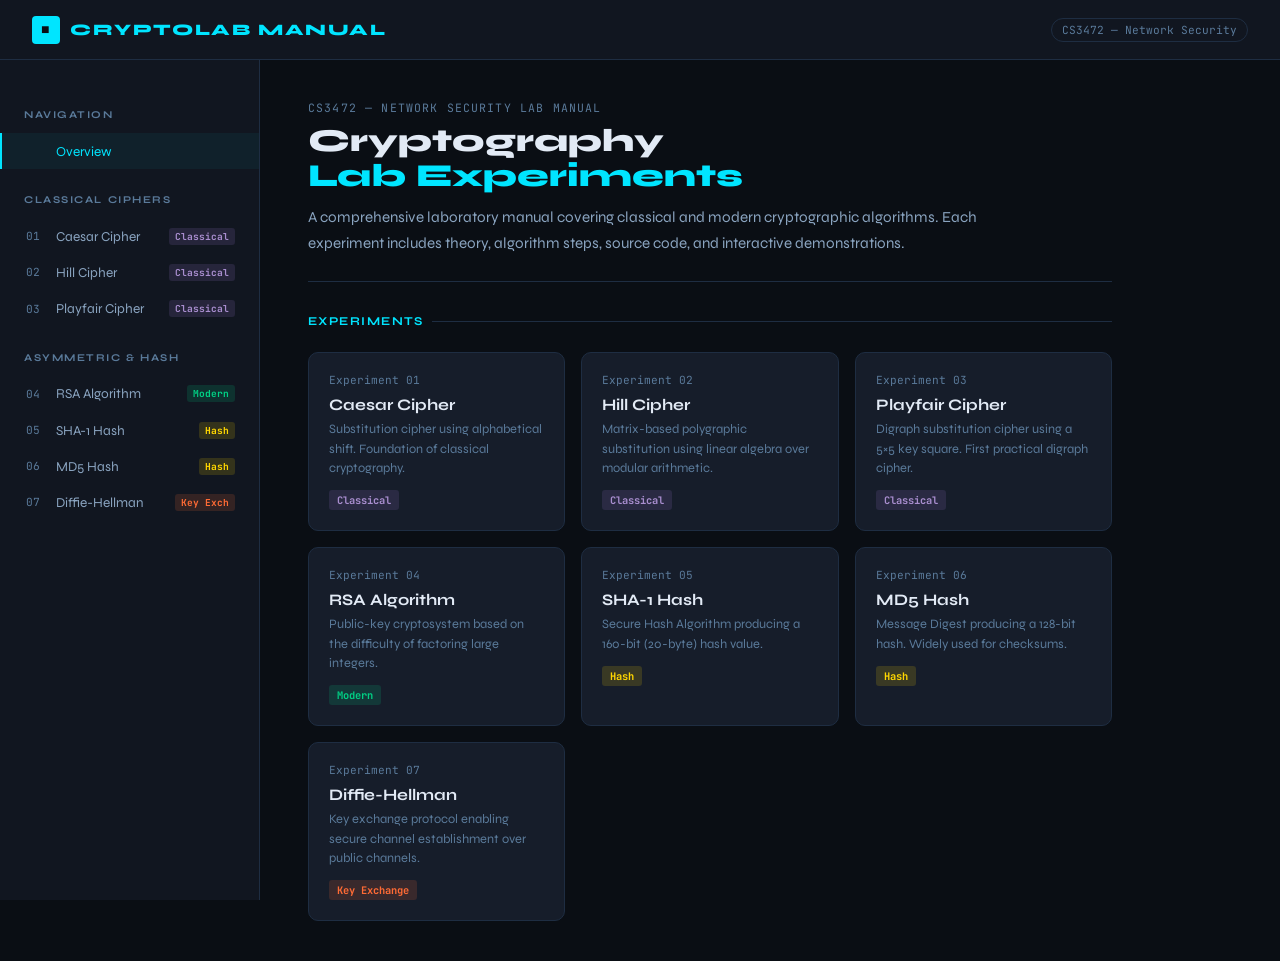
<file: crypto_lab_manual.html>
<!DOCTYPE html>
<html lang="en">
<head>
<meta charset="UTF-8">
<meta name="viewport" content="width=device-width, initial-scale=1.0">
<title>Cryptography Lab Manual</title>
<link href="https://fonts.googleapis.com/css2?family=JetBrains+Mono:wght@400;500;700&family=Syne:wght@400;600;700;800&display=swap" rel="stylesheet">
<style>
  :root {
    --bg: #0a0e14;
    --bg2: #111620;
    --bg3: #161d2a;
    --border: #1e2d42;
    --accent: #00e5ff;
    --accent2: #7b5ea7;
    --accent3: #ff6b35;
    --text: #e2eaf5;
    --muted: #5a7a9a;
    --green: #00d084;
    --yellow: #ffd700;
    --mono: 'JetBrains Mono', monospace;
    --sans: 'Syne', sans-serif;
  }
  * { box-sizing: border-box; margin: 0; padding: 0; }
  body {
    background: var(--bg);
    color: var(--text);
    font-family: var(--sans);
    min-height: 100vh;
  }

  /* HEADER */
  header {
    background: var(--bg2);
    border-bottom: 1px solid var(--border);
    padding: 0 2rem;
    position: sticky;
    top: 0;
    z-index: 100;
    display: flex;
    align-items: center;
    justify-content: space-between;
    height: 60px;
  }
  .logo {
    font-size: 1rem;
    font-weight: 800;
    letter-spacing: 0.1em;
    color: var(--accent);
    text-transform: uppercase;
    display: flex;
    align-items: center;
    gap: 10px;
  }
  .logo-icon {
    width: 28px; height: 28px;
    background: var(--accent);
    border-radius: 4px;
    display: flex;
    align-items: center;
    justify-content: center;
    color: var(--bg);
    font-size: 14px;
    font-weight: 800;
  }
  .header-badge {
    font-family: var(--mono);
    font-size: 0.7rem;
    color: var(--muted);
    border: 1px solid var(--border);
    padding: 4px 10px;
    border-radius: 20px;
  }

  /* LAYOUT */
  .layout {
    display: grid;
    grid-template-columns: 260px 1fr;
    min-height: calc(100vh - 60px);
  }

  /* SIDEBAR */
  .sidebar {
    background: var(--bg2);
    border-right: 1px solid var(--border);
    padding: 1.5rem 0;
    position: sticky;
    top: 60px;
    height: calc(100vh - 60px);
    overflow-y: auto;
  }
  .sidebar-section {
    padding: 0.5rem 1.5rem;
    font-size: 0.65rem;
    font-weight: 700;
    letter-spacing: 0.15em;
    color: var(--muted);
    text-transform: uppercase;
    margin-top: 1rem;
    margin-bottom: 0.25rem;
  }
  .nav-item {
    display: flex;
    align-items: center;
    gap: 10px;
    padding: 0.6rem 1.5rem;
    cursor: pointer;
    font-size: 0.85rem;
    color: #8aa4c0;
    border-left: 2px solid transparent;
    transition: all 0.15s;
  }
  .nav-item:hover { background: var(--bg3); color: var(--text); }
  .nav-item.active { border-left-color: var(--accent); color: var(--accent); background: rgba(0,229,255,0.05); }
  .nav-num {
    font-family: var(--mono);
    font-size: 0.7rem;
    color: var(--muted);
    width: 20px;
  }
  .nav-tag {
    margin-left: auto;
    font-size: 0.6rem;
    padding: 2px 6px;
    border-radius: 3px;
    font-family: var(--mono);
    font-weight: 700;
  }
  .tag-classical { background: rgba(123,94,167,0.2); color: #a98ecf; }
  .tag-modern { background: rgba(0,208,132,0.15); color: var(--green); }
  .tag-hash { background: rgba(255,215,0,0.15); color: var(--yellow); }
  .tag-key { background: rgba(255,107,53,0.15); color: var(--accent3); }

  /* MAIN CONTENT */
  main {
    padding: 2.5rem 3rem;
    max-width: 900px;
  }

  /* EXPERIMENT SECTION */
  .experiment { display: none; }
  .experiment.visible { display: block; }

  /* EXPERIMENT HEADER */
  .exp-header {
    margin-bottom: 2rem;
    padding-bottom: 1.5rem;
    border-bottom: 1px solid var(--border);
  }
  .exp-label {
    font-family: var(--mono);
    font-size: 0.72rem;
    color: var(--muted);
    letter-spacing: 0.1em;
    text-transform: uppercase;
    margin-bottom: 0.5rem;
  }
  .exp-title {
    font-size: 2rem;
    font-weight: 800;
    line-height: 1.1;
    margin-bottom: 0.75rem;
  }
  .exp-title span { color: var(--accent); }
  .exp-desc {
    font-size: 0.95rem;
    color: #8aa4c0;
    line-height: 1.7;
    max-width: 680px;
  }
  .exp-tags {
    display: flex;
    gap: 8px;
    margin-top: 1rem;
    flex-wrap: wrap;
  }
  .etag {
    font-family: var(--mono);
    font-size: 0.68rem;
    padding: 4px 10px;
    border-radius: 3px;
    border: 1px solid var(--border);
    color: var(--muted);
  }

  /* SECTION BLOCKS */
  .section-block {
    margin-bottom: 2rem;
  }
  .section-title {
    font-size: 0.75rem;
    font-weight: 700;
    letter-spacing: 0.12em;
    text-transform: uppercase;
    color: var(--accent);
    margin-bottom: 0.75rem;
    display: flex;
    align-items: center;
    gap: 8px;
  }
  .section-title::after {
    content: '';
    flex: 1;
    height: 1px;
    background: var(--border);
  }

  /* INFO BLOCKS */
  .info-grid { display: grid; grid-template-columns: 1fr 1fr; gap: 1rem; }
  .info-card {
    background: var(--bg3);
    border: 1px solid var(--border);
    border-radius: 8px;
    padding: 1rem 1.25rem;
  }
  .info-card-label {
    font-size: 0.68rem;
    font-weight: 700;
    letter-spacing: 0.1em;
    text-transform: uppercase;
    color: var(--muted);
    margin-bottom: 0.4rem;
  }
  .info-card-value {
    font-size: 0.9rem;
    color: var(--text);
    line-height: 1.5;
  }

  /* OBJECTIVE LIST */
  .obj-list { list-style: none; }
  .obj-list li {
    padding: 0.5rem 0;
    font-size: 0.9rem;
    color: #8aa4c0;
    display: flex;
    align-items: flex-start;
    gap: 10px;
    border-bottom: 1px solid rgba(30,45,66,0.5);
  }
  .obj-list li:last-child { border-bottom: none; }
  .obj-dot {
    width: 6px; height: 6px;
    border-radius: 50%;
    background: var(--accent);
    margin-top: 7px;
    flex-shrink: 0;
  }

  /* ALGORITHM STEPS */
  .algo-steps { list-style: none; counter-reset: step; }
  .algo-steps li {
    counter-increment: step;
    padding: 0.75rem 0 0.75rem 2.5rem;
    position: relative;
    font-size: 0.88rem;
    color: #8aa4c0;
    border-left: 1px solid var(--border);
    margin-left: 1rem;
    line-height: 1.6;
  }
  .algo-steps li::before {
    content: counter(step);
    position: absolute;
    left: -14px;
    top: 0.75rem;
    width: 26px; height: 26px;
    background: var(--bg3);
    border: 1px solid var(--border);
    border-radius: 50%;
    display: flex;
    align-items: center;
    justify-content: center;
    font-family: var(--mono);
    font-size: 0.7rem;
    color: var(--accent);
  }

  /* CODE BLOCK */
  .code-block {
    background: #07090d;
    border: 1px solid var(--border);
    border-radius: 8px;
    overflow: hidden;
  }
  .code-header {
    background: var(--bg3);
    padding: 0.6rem 1rem;
    display: flex;
    align-items: center;
    justify-content: space-between;
    border-bottom: 1px solid var(--border);
  }
  .code-lang {
    font-family: var(--mono);
    font-size: 0.7rem;
    color: var(--muted);
    text-transform: uppercase;
    letter-spacing: 0.1em;
  }
  .code-dots { display: flex; gap: 6px; }
  .code-dot {
    width: 10px; height: 10px;
    border-radius: 50%;
  }
  pre {
    padding: 1.25rem;
    font-family: var(--mono);
    font-size: 0.78rem;
    line-height: 1.7;
    overflow-x: auto;
    color: #c9d9eb;
  }
  .kw { color: #7b5ea7; }
  .fn { color: #00e5ff; }
  .str { color: #00d084; }
  .cm { color: #3a5470; font-style: italic; }
  .num { color: #ffd700; }
  .op { color: #ff6b35; }

  /* INTERACTIVE PANEL */
  .interact-panel {
    background: var(--bg3);
    border: 1px solid var(--border);
    border-radius: 10px;
    overflow: hidden;
  }
  .interact-header {
    background: var(--bg2);
    padding: 0.8rem 1.25rem;
    border-bottom: 1px solid var(--border);
    font-size: 0.75rem;
    font-weight: 700;
    letter-spacing: 0.1em;
    text-transform: uppercase;
    color: var(--muted);
  }
  .interact-body { padding: 1.25rem; }
  .input-row {
    display: flex;
    gap: 10px;
    margin-bottom: 1rem;
    flex-wrap: wrap;
  }
  .field {
    display: flex;
    flex-direction: column;
    gap: 5px;
    flex: 1;
    min-width: 140px;
  }
  label {
    font-size: 0.7rem;
    font-weight: 700;
    letter-spacing: 0.08em;
    text-transform: uppercase;
    color: var(--muted);
  }
  input[type="text"], input[type="number"], textarea {
    background: var(--bg2);
    border: 1px solid var(--border);
    border-radius: 6px;
    padding: 0.5rem 0.75rem;
    font-family: var(--mono);
    font-size: 0.82rem;
    color: var(--text);
    outline: none;
    transition: border-color 0.15s;
  }
  input:focus, textarea:focus { border-color: var(--accent); }
  textarea { resize: vertical; min-height: 60px; }
  .run-btn {
    background: var(--accent);
    color: var(--bg);
    border: none;
    border-radius: 6px;
    padding: 0.55rem 1.5rem;
    font-family: var(--sans);
    font-size: 0.82rem;
    font-weight: 700;
    cursor: pointer;
    letter-spacing: 0.05em;
    transition: opacity 0.15s;
    margin-top: 0.5rem;
    display: inline-flex;
    align-items: center;
    gap: 6px;
  }
  .run-btn:hover { opacity: 0.85; }
  .output-row {
    margin-top: 1rem;
    display: grid;
    grid-template-columns: 1fr 1fr;
    gap: 10px;
  }
  .output-box {
    background: var(--bg2);
    border: 1px solid var(--border);
    border-radius: 6px;
    padding: 0.75rem 1rem;
  }
  .output-label {
    font-size: 0.65rem;
    font-weight: 700;
    letter-spacing: 0.1em;
    text-transform: uppercase;
    color: var(--muted);
    margin-bottom: 0.4rem;
  }
  .output-value {
    font-family: var(--mono);
    font-size: 0.8rem;
    color: var(--green);
    word-break: break-all;
    line-height: 1.5;
  }

  /* RESULT TABLE */
  .result-table { width: 100%; border-collapse: collapse; font-size: 0.82rem; }
  .result-table th {
    background: var(--bg2);
    padding: 0.5rem 0.75rem;
    text-align: left;
    font-size: 0.65rem;
    font-weight: 700;
    letter-spacing: 0.1em;
    text-transform: uppercase;
    color: var(--muted);
    border-bottom: 1px solid var(--border);
  }
  .result-table td {
    padding: 0.5rem 0.75rem;
    border-bottom: 1px solid rgba(30,45,66,0.5);
    font-family: var(--mono);
    color: #8aa4c0;
  }
  .result-table td:first-child { color: var(--text); }

  /* CONCLUSION */
  .conclusion-box {
    background: rgba(0,229,255,0.04);
    border: 1px solid rgba(0,229,255,0.15);
    border-radius: 8px;
    padding: 1.25rem 1.5rem;
    font-size: 0.88rem;
    color: #8aa4c0;
    line-height: 1.7;
  }
  .conclusion-box strong { color: var(--accent); font-weight: 600; }

  /* HOME PANEL */
  .home-grid { display: grid; grid-template-columns: repeat(auto-fill, minmax(240px, 1fr)); gap: 1rem; margin-top: 1.5rem; }
  .home-card {
    background: var(--bg3);
    border: 1px solid var(--border);
    border-radius: 10px;
    padding: 1.25rem;
    cursor: pointer;
    transition: all 0.15s;
  }
  .home-card:hover { border-color: var(--accent); background: rgba(0,229,255,0.03); }
  .home-card-num {
    font-family: var(--mono);
    font-size: 0.7rem;
    color: var(--muted);
    margin-bottom: 0.5rem;
  }
  .home-card-title { font-size: 1rem; font-weight: 700; margin-bottom: 0.4rem; }
  .home-card-desc { font-size: 0.8rem; color: var(--muted); line-height: 1.5; }
  .home-card-badge {
    display: inline-block;
    margin-top: 0.75rem;
    font-size: 0.65rem;
    font-family: var(--mono);
    font-weight: 700;
    padding: 3px 8px;
    border-radius: 3px;
  }

  /* SCROLLBAR */
  ::-webkit-scrollbar { width: 5px; height: 5px; }
  ::-webkit-scrollbar-track { background: transparent; }
  ::-webkit-scrollbar-thumb { background: var(--border); border-radius: 3px; }

  @media (max-width: 768px) {
    .layout { grid-template-columns: 1fr; }
    .sidebar { display: none; }
    main { padding: 1.5rem; }
    .info-grid, .output-row { grid-template-columns: 1fr; }
  }
</style>
</head>
<body>

<header>
  <div class="logo">
    <div class="logo-icon">&#9632;</div>
    CryptoLab Manual
  </div>
  <div class="header-badge">CS3472 — Network Security</div>
</header>

<div class="layout">

  <nav class="sidebar">
    <div class="sidebar-section">Navigation</div>
    <div class="nav-item active" onclick="show('home')">
      <span class="nav-num">&nbsp;</span> Overview
    </div>

    <div class="sidebar-section">Classical Ciphers</div>
    <div class="nav-item" onclick="show('caesar')">
      <span class="nav-num">01</span> Caesar Cipher <span class="nav-tag tag-classical">Classical</span>
    </div>
    <div class="nav-item" onclick="show('hill')">
      <span class="nav-num">02</span> Hill Cipher <span class="nav-tag tag-classical">Classical</span>
    </div>
    <div class="nav-item" onclick="show('playfair')">
      <span class="nav-num">03</span> Playfair Cipher <span class="nav-tag tag-classical">Classical</span>
    </div>

    <div class="sidebar-section">Asymmetric & Hash</div>
    <div class="nav-item" onclick="show('rsa')">
      <span class="nav-num">04</span> RSA Algorithm <span class="nav-tag tag-modern">Modern</span>
    </div>
    <div class="nav-item" onclick="show('sha')">
      <span class="nav-num">05</span> SHA-1 Hash <span class="nav-tag tag-hash">Hash</span>
    </div>
    <div class="nav-item" onclick="show('md5')">
      <span class="nav-num">06</span> MD5 Hash <span class="nav-tag tag-hash">Hash</span>
    </div>
    <div class="nav-item" onclick="show('dh')">
      <span class="nav-num">07</span> Diffie-Hellman <span class="nav-tag tag-key">Key Exch</span>
    </div>
  </nav>

  <main>

    <!-- HOME -->
    <div id="home" class="experiment visible">
      <div class="exp-header">
        <div class="exp-label">CS3472 — Network Security Lab Manual</div>
        <div class="exp-title">Cryptography<br><span>Lab Experiments</span></div>
        <div class="exp-desc">
          A comprehensive laboratory manual covering classical and modern cryptographic algorithms. Each experiment includes theory, algorithm steps, source code, and interactive demonstrations.
        </div>
      </div>
      <div class="section-title">Experiments</div>
      <div class="home-grid">
        <div class="home-card" onclick="show('caesar')">
          <div class="home-card-num">Experiment 01</div>
          <div class="home-card-title">Caesar Cipher</div>
          <div class="home-card-desc">Substitution cipher using alphabetical shift. Foundation of classical cryptography.</div>
          <span class="home-card-badge tag-classical">Classical</span>
        </div>
        <div class="home-card" onclick="show('hill')">
          <div class="home-card-num">Experiment 02</div>
          <div class="home-card-title">Hill Cipher</div>
          <div class="home-card-desc">Matrix-based polygraphic substitution using linear algebra over modular arithmetic.</div>
          <span class="home-card-badge tag-classical">Classical</span>
        </div>
        <div class="home-card" onclick="show('playfair')">
          <div class="home-card-num">Experiment 03</div>
          <div class="home-card-title">Playfair Cipher</div>
          <div class="home-card-desc">Digraph substitution cipher using a 5×5 key square. First practical digraph cipher.</div>
          <span class="home-card-badge tag-classical">Classical</span>
        </div>
        <div class="home-card" onclick="show('rsa')">
          <div class="home-card-num">Experiment 04</div>
          <div class="home-card-title">RSA Algorithm</div>
          <div class="home-card-desc">Public-key cryptosystem based on the difficulty of factoring large integers.</div>
          <span class="home-card-badge tag-modern">Modern</span>
        </div>
        <div class="home-card" onclick="show('sha')">
          <div class="home-card-num">Experiment 05</div>
          <div class="home-card-title">SHA-1 Hash</div>
          <div class="home-card-desc">Secure Hash Algorithm producing a 160-bit (20-byte) hash value.</div>
          <span class="home-card-badge tag-hash">Hash</span>
        </div>
        <div class="home-card" onclick="show('md5')">
          <div class="home-card-num">Experiment 06</div>
          <div class="home-card-title">MD5 Hash</div>
          <div class="home-card-desc">Message Digest producing a 128-bit hash. Widely used for checksums.</div>
          <span class="home-card-badge tag-hash">Hash</span>
        </div>
        <div class="home-card" onclick="show('dh')">
          <div class="home-card-num">Experiment 07</div>
          <div class="home-card-title">Diffie-Hellman</div>
          <div class="home-card-desc">Key exchange protocol enabling secure channel establishment over public channels.</div>
          <span class="home-card-badge tag-key">Key Exchange</span>
        </div>
      </div>
    </div>

    <!-- EXPERIMENT 1: CAESAR -->
    <div id="caesar" class="experiment">
      <div class="exp-header">
        <div class="exp-label">Experiment 01 — Classical Cipher</div>
        <div class="exp-title">Caesar <span>Cipher</span></div>
        <div class="exp-desc">A substitution cipher in which each letter of the plaintext is replaced by a letter a fixed number of positions down the alphabet. Named after Julius Caesar, who used it in his private correspondence.</div>
        <div class="exp-tags">
          <span class="etag">Symmetric</span>
          <span class="etag">Substitution</span>
          <span class="etag">Monoalphabetic</span>
          <span class="etag">O(n) Time</span>
        </div>
      </div>

      <div class="section-block">
        <div class="section-title">Aim</div>
        <div class="info-card">
          <div class="info-card-value">To implement and demonstrate the Caesar Cipher encryption and decryption technique, and to understand the concept of substitution ciphers and their vulnerabilities to frequency analysis.</div>
        </div>
      </div>

      <div class="section-block">
        <div class="section-title">Objectives</div>
        <ul class="obj-list">
          <li><span class="obj-dot"></span>Understand the concept of shift-based substitution in classical cryptography</li>
          <li><span class="obj-dot"></span>Implement both encryption and decryption using modular arithmetic</li>
          <li><span class="obj-dot"></span>Analyze the cipher's vulnerability to brute-force attacks (only 25 possible keys)</li>
          <li><span class="obj-dot"></span>Observe how case preservation is handled in implementation</li>
        </ul>
      </div>

      <div class="section-block">
        <div class="section-title">Theory</div>
        <div class="info-grid">
          <div class="info-card">
            <div class="info-card-label">Encryption Formula</div>
            <div class="info-card-value" style="font-family: var(--mono); color: var(--accent);">E(x) = (x + n) mod 26</div>
          </div>
          <div class="info-card">
            <div class="info-card-label">Decryption Formula</div>
            <div class="info-card-value" style="font-family: var(--mono); color: var(--green);">D(x) = (x − n) mod 26</div>
          </div>
          <div class="info-card">
            <div class="info-card-label">Key Space</div>
            <div class="info-card-value">26 possible shifts (0–25). Shift 0 = identity. Trivially broken by brute force.</div>
          </div>
          <div class="info-card">
            <div class="info-card-label">Historical Use</div>
            <div class="info-card-value">Julius Caesar used shift 3. ROT13 (shift 13) is a modern symmetric variant.</div>
          </div>
        </div>
      </div>

      <div class="section-block">
        <div class="section-title">Algorithm</div>
        <ol class="algo-steps">
          <li>Accept plaintext input and integer shift value <em>s</em> from the user</li>
          <li>Reduce <em>s</em> modulo 26 to normalize (e.g., shift 27 → shift 1)</li>
          <li>For each character: if uppercase, apply <code>(ord(c) − 65 + s) % 26 + 65</code></li>
          <li>If lowercase, apply <code>(ord(c) − 97 + s) % 26 + 97</code>; non-alpha chars pass unchanged</li>
          <li>Concatenate transformed characters to produce ciphertext</li>
          <li>To decrypt, apply the same function with shift <code>−s</code> (or equivalently <code>26 − s</code>)</li>
        </ol>
      </div>

      <div class="section-block">
        <div class="section-title">Source Code</div>
        <div class="code-block">
          <div class="code-header">
            <span class="code-lang">Python</span>
            <div class="code-dots">
              <div class="code-dot" style="background:#ff5f57"></div>
              <div class="code-dot" style="background:#ffbd2e"></div>
              <div class="code-dot" style="background:#28c940"></div>
            </div>
          </div>
          <pre><span class="kw">def</span> <span class="fn">c</span>(t, s):
    <span class="kw">return</span> <span class="str">''</span>.join(
        chr((<span class="fn">ord</span>(x) - <span class="num">65</span> + s) % <span class="num">26</span> + <span class="num">65</span>) <span class="kw">if</span> x.isupper() <span class="kw">else</span>
        chr((<span class="fn">ord</span>(x) - <span class="num">97</span> + s) % <span class="num">26</span> + <span class="num">97</span>) <span class="kw">if</span> x.islower() <span class="kw">else</span> x
        <span class="kw">for</span> x <span class="kw">in</span> t
    )

t = <span class="fn">input</span>(<span class="str">"Text: "</span>)
s = <span class="fn">int</span>(<span class="fn">input</span>(<span class="str">"Shift: "</span>)) % <span class="num">26</span>
e = <span class="fn">c</span>(t, s)

<span class="fn">print</span>(<span class="str">"Encoded:"</span>, e)
<span class="fn">print</span>(<span class="str">"Decoded:"</span>, <span class="fn">c</span>(e, -s))</pre>
        </div>
      </div>

      <div class="section-block">
        <div class="section-title">Interactive Demo</div>
        <div class="interact-panel">
          <div class="interact-header">&#9654; Run Caesar Cipher</div>
          <div class="interact-body">
            <div class="input-row">
              <div class="field" style="flex:3">
                <label>Plaintext</label>
                <input type="text" id="c-text" value="Hello World" placeholder="Enter text...">
              </div>
              <div class="field" style="flex:1">
                <label>Shift (n)</label>
                <input type="number" id="c-shift" value="3" min="0" max="25">
              </div>
            </div>
            <button class="run-btn" onclick="runCaesar()">&#9654; Encrypt / Decrypt</button>
            <div class="output-row">
              <div class="output-box">
                <div class="output-label">Encrypted</div>
                <div class="output-value" id="c-enc">—</div>
              </div>
              <div class="output-box">
                <div class="output-label">Decrypted back</div>
                <div class="output-value" id="c-dec" style="color:var(--accent)">—</div>
              </div>
            </div>
          </div>
        </div>
      </div>

      <div class="section-block">
        <div class="section-title">Sample Output</div>
        <div class="interact-panel">
          <table class="result-table">
            <tr><th>Plaintext</th><th>Shift</th><th>Ciphertext</th><th>Decrypted</th></tr>
            <tr><td>HELLO</td><td>3</td><td>KHOOR</td><td>HELLO</td></tr>
            <tr><td>Attack at dawn</td><td>13</td><td>Nggnpx ng qnja</td><td>Attack at dawn</td></tr>
            <tr><td>Python 3.11</td><td>7</td><td>Wfaovu 3.11</td><td>Python 3.11</td></tr>
          </table>
        </div>
      </div>

      <div class="section-block">
        <div class="section-title">Conclusion</div>
        <div class="conclusion-box">
          The Caesar Cipher demonstrates the fundamental concept of <strong>substitution encryption</strong>. While historically significant, it is trivially broken by <strong>brute-force</strong> (only 25 non-trivial keys) or <strong>frequency analysis</strong> (letter frequency in ciphertext matches natural language). It serves as the basis for understanding more complex polyalphabetic and transposition ciphers.
        </div>
      </div>
    </div>

    <!-- EXPERIMENT 2: HILL -->
    <div id="hill" class="experiment">
      <div class="exp-header">
        <div class="exp-label">Experiment 02 — Classical Cipher</div>
        <div class="exp-title">Hill <span>Cipher</span></div>
        <div class="exp-desc">A polygraphic substitution cipher based on linear algebra. Encrypts multiple letters simultaneously using matrix multiplication modulo 26, making it resistant to simple frequency analysis.</div>
        <div class="exp-tags">
          <span class="etag">Symmetric</span><span class="etag">Polygraphic</span><span class="etag">Matrix Math</span><span class="etag">Linear Algebra</span>
        </div>
      </div>
      <div class="section-block">
        <div class="section-title">Aim</div>
        <div class="info-card">
          <div class="info-card-value">To implement the Hill Cipher using matrix multiplication and modular arithmetic, and to understand the role of the key matrix inverse in decryption.</div>
        </div>
      </div>
      <div class="section-block">
        <div class="section-title">Theory</div>
        <div class="info-grid">
          <div class="info-card">
            <div class="info-card-label">Encryption</div>
            <div class="info-card-value" style="font-family:var(--mono);color:var(--accent);">C = K · P (mod 26)</div>
          </div>
          <div class="info-card">
            <div class="info-card-label">Decryption</div>
            <div class="info-card-value" style="font-family:var(--mono);color:var(--green);">P = K⁻¹ · C (mod 26)</div>
          </div>
          <div class="info-card">
            <div class="info-card-label">Key Requirement</div>
            <div class="info-card-value">Key matrix must be invertible mod 26. det(K) must be coprime to 26.</div>
          </div>
          <div class="info-card">
            <div class="info-card-label">Block Size</div>
            <div class="info-card-value">Determined by matrix dimension n. n=2 processes 2 letters at a time; padding with 'X'.</div>
          </div>
        </div>
      </div>
      <div class="section-block">
        <div class="section-title">Algorithm</div>
        <ol class="algo-steps">
          <li>Convert plaintext to uppercase, remove spaces, pad with 'X' to multiple of n</li>
          <li>Convert each character to its numeric value (A=0, B=1, ..., Z=25)</li>
          <li>Group the numbers into column vectors of length n (block size)</li>
          <li>Multiply each block vector by the key matrix K modulo 26</li>
          <li>Convert resulting numbers back to characters to obtain ciphertext</li>
          <li>For decryption, compute modular inverse of K and repeat multiplication</li>
        </ol>
      </div>
      <div class="section-block">
        <div class="section-title">Source Code</div>
        <div class="code-block">
          <div class="code-header"><span class="code-lang">Python</span>
            <div class="code-dots"><div class="code-dot" style="background:#ff5f57"></div><div class="code-dot" style="background:#ffbd2e"></div><div class="code-dot" style="background:#28c940"></div></div>
          </div>
          <pre><span class="kw">import</span> numpy <span class="kw">as</span> np

<span class="kw">def</span> <span class="fn">inv</span>(a, m):
    <span class="kw">for</span> i <span class="kw">in</span> <span class="fn">range</span>(<span class="num">1</span>, m):
        <span class="kw">if</span> (a * i) % m == <span class="num">1</span>: <span class="kw">return</span> i

<span class="kw">def</span> <span class="fn">mat_inv</span>(k, m):
    d = <span class="fn">int</span>(<span class="fn">round</span>(np.linalg.<span class="fn">det</span>(k))) % m
    di = <span class="fn">inv</span>(d, m)
    <span class="kw">if</span> di <span class="kw">is</span> None: <span class="kw">return</span> None
    adj = np.<span class="fn">array</span>([[k[<span class="num">1</span>][<span class="num">1</span>], -k[<span class="num">0</span>][<span class="num">1</span>]], [-k[<span class="num">1</span>][<span class="num">0</span>], k[<span class="num">0</span>][<span class="num">0</span>]]])
    <span class="kw">return</span> (di * adj) % m

<span class="kw">def</span> <span class="fn">t2n</span>(t, n):
    t = t.<span class="fn">upper</span>().<span class="fn">replace</span>(<span class="str">" "</span>, <span class="str">""</span>)
    <span class="kw">while</span> <span class="fn">len</span>(t) % n: t += <span class="str">'X'</span>
    <span class="kw">return</span> [<span class="fn">ord</span>(c) - <span class="num">65</span> <span class="kw">for</span> c <span class="kw">in</span> t]

<span class="kw">def</span> <span class="fn">hill</span>(t, k, dec=<span class="num">0</span>, m=<span class="num">26</span>):
    n = <span class="fn">len</span>(k)
    <span class="kw">if</span> dec: k = <span class="fn">mat_inv</span>(k, m)
    <span class="kw">if</span> k <span class="kw">is</span> None: <span class="kw">return</span> <span class="str">"Invalid key"</span>
    nums = <span class="fn">t2n</span>(t, n); res = []
    <span class="kw">for</span> i <span class="kw">in</span> <span class="fn">range</span>(<span class="num">0</span>, <span class="fn">len</span>(nums), n):
        b = np.<span class="fn">array</span>(nums[i:i+n]).<span class="fn">reshape</span>(n, <span class="num">1</span>)
        res += <span class="fn">list</span>((k @ b % m).<span class="fn">flatten</span>())
    <span class="kw">return</span> <span class="str">''</span>.<span class="fn">join</span>(chr(<span class="fn">int</span>(i) + <span class="num">65</span>) <span class="kw">for</span> i <span class="kw">in</span> res)

k = np.<span class="fn">array</span>([[<span class="num">5</span>, <span class="num">8</span>], [<span class="num">17</span>, <span class="num">3</span>]])
t = <span class="fn">input</span>(<span class="str">"Text: "</span>)
e = <span class="fn">hill</span>(t, k)
<span class="fn">print</span>(<span class="str">"Encoded:"</span>, e)
<span class="fn">print</span>(<span class="str">"Decoded:"</span>, <span class="fn">hill</span>(e, k, <span class="num">1</span>))</pre>
        </div>
      </div>
      <div class="section-block">
        <div class="section-title">Sample Output</div>
        <div class="interact-panel">
          <table class="result-table">
            <tr><th>Plaintext</th><th>Key Matrix</th><th>Ciphertext</th><th>Decrypted</th></tr>
            <tr><td>ACT</td><td>[[5,8],[17,3]]</td><td>PXOH</td><td>ACTX</td></tr>
            <tr><td>HELP</td><td>[[5,8],[17,3]]</td><td>HIAT</td><td>HELP</td></tr>
          </table>
        </div>
      </div>
      <div class="section-block">
        <div class="section-title">Conclusion</div>
        <div class="conclusion-box">
          The Hill Cipher provides stronger security than Caesar/Vigenère by encrypting <strong>multiple characters simultaneously</strong>. Its security depends entirely on the <strong>key matrix</strong>; an invertible matrix mod 26 is mandatory. It is vulnerable to <strong>known-plaintext attacks</strong> since the cipher is linear — if n pairs (plaintext block, ciphertext block) are known, the key matrix can be recovered.
        </div>
      </div>
    </div>

    <!-- EXPERIMENT 3: PLAYFAIR -->
    <div id="playfair" class="experiment">
      <div class="exp-header">
        <div class="exp-label">Experiment 03 — Classical Cipher</div>
        <div class="exp-title">Playfair <span>Cipher</span></div>
        <div class="exp-desc">A digraph substitution cipher that encrypts pairs of letters using a 5×5 key square. It was the first practical digraph substitution cipher, used by the British military in both World Wars.</div>
        <div class="exp-tags">
          <span class="etag">Symmetric</span><span class="etag">Digraph</span><span class="etag">5×5 Key Square</span><span class="etag">I/J Combined</span>
        </div>
      </div>
      <div class="section-block">
        <div class="section-title">Aim</div>
        <div class="info-card">
          <div class="info-card-value">To implement the Playfair Cipher and understand digraph substitution, key square construction, and the three rules governing encryption of letter pairs.</div>
        </div>
      </div>
      <div class="section-block">
        <div class="section-title">Theory — 3 Encryption Rules</div>
        <ol class="algo-steps">
          <li><strong>Same Row:</strong> Each letter replaced by letter immediately to its right (wrapping)</li>
          <li><strong>Same Column:</strong> Each letter replaced by letter immediately below (wrapping)</li>
          <li><strong>Rectangle:</strong> Each letter replaced by letter on same row but in the column of the other</li>
        </ol>
      </div>
      <div class="section-block">
        <div class="section-title">Source Code</div>
        <div class="code-block">
          <div class="code-header"><span class="code-lang">Python</span>
            <div class="code-dots"><div class="code-dot" style="background:#ff5f57"></div><div class="code-dot" style="background:#ffbd2e"></div><div class="code-dot" style="background:#28c940"></div></div>
          </div>
          <pre><span class="kw">def</span> <span class="fn">sq</span>(k):
    k = <span class="str">""</span>.<span class="fn">join</span>(c <span class="kw">for</span> c <span class="kw">in</span> k.<span class="fn">upper</span>() <span class="kw">if</span> c.<span class="fn">isalpha</span>()).<span class="fn">replace</span>(<span class="str">"J"</span>, <span class="str">"I"</span>)
    s = []
    <span class="kw">for</span> c <span class="kw">in</span> k + <span class="str">"ABCDEFGHIKLMNOPQRSTUVWXYZ"</span>:
        <span class="kw">if</span> c <span class="kw">not in</span> s: s.<span class="fn">append</span>(c)
    <span class="kw">return</span> [s[i:i+<span class="num">5</span>] <span class="kw">for</span> i <span class="kw">in</span> <span class="fn">range</span>(<span class="num">0</span>, <span class="num">25</span>, <span class="num">5</span>)]

<span class="kw">def</span> <span class="fn">play</span>(t, k, d=<span class="num">0</span>):
    s = <span class="fn">sq</span>(k)
    p = <span class="fn">prep</span>(t) <span class="kw">if not</span> d <span class="kw">else</span> [t[i:i+<span class="num">2</span>] <span class="kw">for</span> i <span class="kw">in</span> <span class="fn">range</span>(<span class="num">0</span>, <span class="fn">len</span>(t), <span class="num">2</span>)]
    r = <span class="str">""</span>
    <span class="kw">for</span> a, b <span class="kw">in</span> p:
        ra, ca = <span class="fn">pos</span>(s, a); rb, cb = <span class="fn">pos</span>(s, b)
        <span class="kw">if</span> ra == rb:
            r += s[ra][(ca + (-<span class="num">1</span> <span class="kw">if</span> d <span class="kw">else</span> <span class="num">1</span>)) % <span class="num">5</span>] + s[rb][(cb + (-<span class="num">1</span> <span class="kw">if</span> d <span class="kw">else</span> <span class="num">1</span>)) % <span class="num">5</span>]
        <span class="kw">elif</span> ca == cb:
            r += s[(ra + (-<span class="num">1</span> <span class="kw">if</span> d <span class="kw">else</span> <span class="num">1</span>)) % <span class="num">5</span>][ca] + s[(rb + (-<span class="num">1</span> <span class="kw">if</span> d <span class="kw">else</span> <span class="num">1</span>)) % <span class="num">5</span>][cb]
        <span class="kw">else</span>:
            r += s[ra][cb] + s[rb][ca]
    <span class="kw">return</span> r

k = <span class="str">"PLAYFAIR EXAMPLE"</span>
t = <span class="fn">input</span>(<span class="str">"Text: "</span>)
e = <span class="fn">play</span>(t, k)
<span class="fn">print</span>(<span class="str">"Encoded:"</span>, e)
<span class="fn">print</span>(<span class="str">"Decoded:"</span>, <span class="fn">play</span>(e, k, <span class="num">1</span>))</pre>
        </div>
      </div>
      <div class="section-block">
        <div class="section-title">Sample Output</div>
        <div class="interact-panel">
          <table class="result-table">
            <tr><th>Plaintext</th><th>Key</th><th>Ciphertext</th></tr>
            <tr><td>HELLO</td><td>PLAYFAIR EXAMPLE</td><td>DMYRAN (approx)</td></tr>
            <tr><td>HIDE THE GOLD</td><td>PLAYFAIR EXAMPLE</td><td>BMNDZBXDKIBA</td></tr>
          </table>
        </div>
      </div>
      <div class="section-block">
        <div class="section-title">Conclusion</div>
        <div class="conclusion-box">
          Playfair is significantly stronger than monoalphabetic ciphers as it encrypts <strong>digraphs</strong> (letter pairs), making simple frequency analysis ineffective. There are 676 possible digraphs vs 26 letters. However, the <strong>25-letter key square</strong> is reconstructible from known plaintext, and modern computers can break it through <strong>hill-climbing</strong> optimization.
        </div>
      </div>
    </div>

    <!-- EXPERIMENT 4: RSA -->
    <div id="rsa" class="experiment">
      <div class="exp-header">
        <div class="exp-label">Experiment 04 — Asymmetric Cryptography</div>
        <div class="exp-title">RSA <span>Algorithm</span></div>
        <div class="exp-desc">A public-key cryptosystem where encryption and decryption use different keys. Security is based on the practical difficulty of factoring the product of two large prime numbers.</div>
        <div class="exp-tags">
          <span class="etag">Asymmetric</span><span class="etag">Public-Key</span><span class="etag">Number Theory</span><span class="etag">Modular Exponentiation</span>
        </div>
      </div>
      <div class="section-block">
        <div class="section-title">Aim</div>
        <div class="info-card">
          <div class="info-card-value">To implement RSA key generation, message encryption, and decryption; and to understand how public-key cryptography enables secure communication without shared secrets.</div>
        </div>
      </div>
      <div class="section-block">
        <div class="section-title">Key Generation Steps</div>
        <ol class="algo-steps">
          <li>Choose two distinct primes <em>p</em> and <em>q</em>. Compute <em>n = p × q</em></li>
          <li>Compute Euler's totient: <em>φ(n) = (p−1)(q−1)</em></li>
          <li>Choose public exponent <em>e</em> such that 1 &lt; e &lt; φ(n) and gcd(e, φ(n)) = 1</li>
          <li>Compute private key <em>d</em> such that <em>e × d ≡ 1 (mod φ(n))</em></li>
          <li>Public key: (e, n) — Private key: (d, n)</li>
        </ol>
      </div>
      <div class="section-block">
        <div class="section-title">Formulas</div>
        <div class="info-grid">
          <div class="info-card">
            <div class="info-card-label">Encryption</div>
            <div class="info-card-value" style="font-family:var(--mono);color:var(--accent);">C = M^e mod n</div>
          </div>
          <div class="info-card">
            <div class="info-card-label">Decryption</div>
            <div class="info-card-value" style="font-family:var(--mono);color:var(--green);">M = C^d mod n</div>
          </div>
        </div>
      </div>
      <div class="section-block">
        <div class="section-title">Source Code</div>
        <div class="code-block">
          <div class="code-header"><span class="code-lang">Python</span>
            <div class="code-dots"><div class="code-dot" style="background:#ff5f57"></div><div class="code-dot" style="background:#ffbd2e"></div><div class="code-dot" style="background:#28c940"></div></div>
          </div>
          <pre><span class="kw">def</span> <span class="fn">g</span>(a, b):
    <span class="kw">while</span> b: a, b = b, a % b
    <span class="kw">return</span> a

<span class="kw">def</span> <span class="fn">inv</span>(e, p):
    <span class="kw">for</span> d <span class="kw">in</span> <span class="fn">range</span>(<span class="num">1</span>, p):
        <span class="kw">if</span> e * d % p == <span class="num">1</span>: <span class="kw">return</span> d

<span class="kw">def</span> <span class="fn">keys</span>():
    p = <span class="fn">int</span>(<span class="fn">input</span>(<span class="str">"p: "</span>))
    q = <span class="fn">int</span>(<span class="fn">input</span>(<span class="str">"q: "</span>))
    n = p * q; phi = (p - <span class="num">1</span>) * (q - <span class="num">1</span>)
    e = <span class="num">2</span>
    <span class="kw">while</span> <span class="fn">g</span>(e, phi) != <span class="num">1</span>: e += <span class="num">1</span>
    <span class="kw">return</span> e, <span class="fn">inv</span>(e, phi), n

e, d, n = <span class="fn">keys</span>()
<span class="fn">print</span>(<span class="str">"Public:"</span>, (e, n))
<span class="fn">print</span>(<span class="str">"Private:"</span>, (d, n))

t = <span class="fn">input</span>(<span class="str">"Text: "</span>)
c = [<span class="fn">pow</span>(<span class="fn">ord</span>(ch), e, n) <span class="kw">for</span> ch <span class="kw">in</span> t]
<span class="fn">print</span>(<span class="str">"Encrypted:"</span>, c)
<span class="fn">print</span>(<span class="str">"Decrypted:"</span>, <span class="str">''</span>.<span class="fn">join</span>(chr(<span class="fn">pow</span>(x, d, n)) <span class="kw">for</span> x <span class="kw">in</span> c))</pre>
        </div>
      </div>
      <div class="section-block">
        <div class="section-title">Interactive Demo</div>
        <div class="interact-panel">
          <div class="interact-header">&#9654; RSA Key Generation & Encryption</div>
          <div class="interact-body">
            <div class="input-row">
              <div class="field"><label>Prime p</label><input type="number" id="rsa-p" value="61"></div>
              <div class="field"><label>Prime q</label><input type="number" id="rsa-q" value="53"></div>
              <div class="field" style="flex:2"><label>Message</label><input type="text" id="rsa-msg" value="Hi"></div>
            </div>
            <button class="run-btn" onclick="runRSA()">&#9654; Generate Keys & Encrypt</button>
            <div style="display:grid;grid-template-columns:1fr 1fr 1fr;gap:10px;margin-top:1rem;">
              <div class="output-box"><div class="output-label">n = p×q</div><div class="output-value" id="rsa-n">—</div></div>
              <div class="output-box"><div class="output-label">Public key (e,n)</div><div class="output-value" id="rsa-pub">—</div></div>
              <div class="output-box"><div class="output-label">Private key (d,n)</div><div class="output-value" id="rsa-priv">—</div></div>
            </div>
            <div class="output-row" style="margin-top:10px">
              <div class="output-box"><div class="output-label">Encrypted (ASCII codes)</div><div class="output-value" id="rsa-enc">—</div></div>
              <div class="output-box"><div class="output-label">Decrypted</div><div class="output-value" id="rsa-dec" style="color:var(--accent)">—</div></div>
            </div>
          </div>
        </div>
      </div>
      <div class="section-block">
        <div class="section-title">Conclusion</div>
        <div class="conclusion-box">
          RSA enables <strong>secure key exchange and digital signatures</strong> without a pre-shared secret. Its security relies on the <strong>integer factorization problem</strong> — easy to multiply two primes, computationally infeasible to factor the product for large primes. In practice, RSA uses key sizes of <strong>2048–4096 bits</strong>. Quantum computers (Shor's algorithm) could theoretically break RSA, driving interest in post-quantum cryptography.
        </div>
      </div>
    </div>

    <!-- EXPERIMENT 5: SHA -->
    <div id="sha" class="experiment">
      <div class="exp-header">
        <div class="exp-label">Experiment 05 — Cryptographic Hash</div>
        <div class="exp-title">SHA-1 <span>Hash Function</span></div>
        <div class="exp-desc">SHA-1 (Secure Hash Algorithm 1) is a cryptographic hash function that produces a 160-bit (40 hex character) digest. Designed by the NSA and published by NIST in 1995.</div>
        <div class="exp-tags">
          <span class="etag">One-Way</span><span class="etag">160-bit Output</span><span class="etag">Merkle–Damgård</span><span class="etag">Deprecated</span>
        </div>
      </div>
      <div class="section-block">
        <div class="section-title">Aim</div>
        <div class="info-card">
          <div class="info-card-value">To implement SHA-1 from scratch and understand message padding, compression rounds, and the properties of cryptographic hash functions including avalanche effect and collision resistance.</div>
        </div>
      </div>
      <div class="section-block">
        <div class="section-title">Algorithm Overview</div>
        <ol class="algo-steps">
          <li>Pad message: append 0x80, zero-pad until length ≡ 448 (mod 512), append 64-bit message length</li>
          <li>Initialize five 32-bit hash values: H0–H4 with fixed constants</li>
          <li>Process each 512-bit block: expand 16 words to 80 using XOR + left-rotate-1</li>
          <li>Run 80 rounds using three functions (Ch, Parity, Maj) with four round constants</li>
          <li>Update H0–H4 by adding the round outputs, producing the final 160-bit digest</li>
        </ol>
      </div>
      <div class="section-block">
        <div class="section-title">Source Code</div>
        <div class="code-block">
          <div class="code-header"><span class="code-lang">Python — SHA-1 Implementation</span>
            <div class="code-dots"><div class="code-dot" style="background:#ff5f57"></div><div class="code-dot" style="background:#ffbd2e"></div><div class="code-dot" style="background:#28c940"></div></div>
          </div>
          <pre><span class="kw">def</span> <span class="fn">r</span>(n, b): <span class="kw">return</span> ((n &lt;&lt; b) | (n &gt;&gt; (<span class="num">32</span> - b))) &amp; <span class="num">0xffffffff</span>

<span class="kw">def</span> <span class="fn">sha1</span>(m):
    m = <span class="fn">bytearray</span>(m, <span class="str">'utf-8'</span>); l = <span class="fn">len</span>(m) * <span class="num">8</span>
    m += b<span class="str">'\x80'</span>
    <span class="kw">while</span> (<span class="fn">len</span>(m) * <span class="num">8</span>) % <span class="num">512</span> != <span class="num">448</span>: m += b<span class="str">'\x00'</span>
    m += l.<span class="fn">to_bytes</span>(<span class="num">8</span>, <span class="str">'big'</span>)

    h0,h1,h2,h3,h4 = <span class="num">0x67452301</span>,<span class="num">0xEFCDAB89</span>,<span class="num">0x98BADCFE</span>,<span class="num">0x10325476</span>,<span class="num">0xC3D2E1F0</span>

    <span class="kw">for</span> i <span class="kw">in</span> <span class="fn">range</span>(<span class="num">0</span>, <span class="fn">len</span>(m), <span class="num">64</span>):
        w = [<span class="fn">int</span>.<span class="fn">from_bytes</span>(m[i+j:i+j+<span class="num">4</span>], <span class="str">'big'</span>) <span class="kw">for</span> j <span class="kw">in</span> <span class="fn">range</span>(<span class="num">0</span>, <span class="num">64</span>, <span class="num">4</span>)]
        <span class="kw">for</span> j <span class="kw">in</span> <span class="fn">range</span>(<span class="num">16</span>, <span class="num">80</span>): w.<span class="fn">append</span>(<span class="fn">r</span>(w[j-<span class="num">3</span>]^w[j-<span class="num">8</span>]^w[j-<span class="num">14</span>]^w[j-<span class="num">16</span>], <span class="num">1</span>))
        a,b,c,d,e = h0,h1,h2,h3,h4

        <span class="kw">for</span> j <span class="kw">in</span> <span class="fn">range</span>(<span class="num">80</span>):
            <span class="kw">if</span> j&lt;<span class="num">20</span>:   f=(b&amp;c)|(~b&amp;d); k=<span class="num">0x5A827999</span>
            <span class="kw">elif</span> j&lt;<span class="num">40</span>: f=b^c^d;       k=<span class="num">0x6ED9EBA1</span>
            <span class="kw">elif</span> j&lt;<span class="num">60</span>: f=(b&amp;c)|(b&amp;d)|(c&amp;d); k=<span class="num">0x8F1BBCDC</span>
            <span class="kw">else</span>:       f=b^c^d;       k=<span class="num">0xCA62C1D6</span>
            a,b,c,d,e = (<span class="fn">r</span>(a,<span class="num">5</span>)+f+e+k+w[j])&amp;<span class="num">0xffffffff</span>,a,<span class="fn">r</span>(b,<span class="num">30</span>),c,d

        h0=(h0+a)&amp;<span class="num">0xffffffff</span>; h1=(h1+b)&amp;<span class="num">0xffffffff</span>
        h2=(h2+c)&amp;<span class="num">0xffffffff</span>; h3=(h3+d)&amp;<span class="num">0xffffffff</span>
        h4=(h4+e)&amp;<span class="num">0xffffffff</span>

    <span class="kw">return</span> <span class="str">'%08x%08x%08x%08x%08x'</span> % (h0, h1, h2, h3, h4)

t = <span class="fn">input</span>(<span class="str">"Text: "</span>)
<span class="fn">print</span>(<span class="str">"SHA1:"</span>, <span class="fn">sha1</span>(t))</pre>
        </div>
      </div>
      <div class="section-block">
        <div class="section-title">Interactive Demo</div>
        <div class="interact-panel">
          <div class="interact-header">&#9654; Compute SHA-1</div>
          <div class="interact-body">
            <div class="input-row">
              <div class="field" style="flex:1"><label>Input Text</label><input type="text" id="sha-in" value="Hello World"></div>
            </div>
            <button class="run-btn" onclick="runSHA()">&#9654; Hash</button>
            <div style="margin-top:1rem">
              <div class="output-box" style="width:100%">
                <div class="output-label">SHA-1 Digest (160-bit / 40 hex chars)</div>
                <div class="output-value" id="sha-out" style="font-size:0.75rem;letter-spacing:0.05em">—</div>
              </div>
            </div>
          </div>
        </div>
      </div>
      <div class="section-block">
        <div class="section-title">Conclusion</div>
        <div class="conclusion-box">
          SHA-1 demonstrates core hash function properties: <strong>determinism</strong>, <strong>avalanche effect</strong> (single bit change alters ~50% of output bits), and <strong>pre-image resistance</strong>. However, SHA-1 is now <strong>cryptographically broken</strong> — Google demonstrated a practical collision attack (SHAttered, 2017). It has been deprecated for security use; <strong>SHA-256 or SHA-3</strong> are recommended for new systems.
        </div>
      </div>
    </div>

    <!-- EXPERIMENT 6: MD5 -->
    <div id="md5" class="experiment">
      <div class="exp-header">
        <div class="exp-label">Experiment 06 — Cryptographic Hash</div>
        <div class="exp-title">MD5 <span>Hash Function</span></div>
        <div class="exp-desc">MD5 (Message Digest Algorithm 5) produces a 128-bit hash. Designed by Ronald Rivest in 1991. Widely used for checksums and file integrity verification despite known cryptographic weaknesses.</div>
        <div class="exp-tags">
          <span class="etag">One-Way</span><span class="etag">128-bit Output</span><span class="etag">Little-Endian</span><span class="etag">Broken</span>
        </div>
      </div>
      <div class="section-block">
        <div class="section-title">Aim</div>
        <div class="info-card">
          <div class="info-card-value">To implement MD5 and compare its structure with SHA-1, understanding the use of sine-derived constants, four auxiliary functions, and the little-endian byte order.</div>
        </div>
      </div>
      <div class="section-block">
        <div class="section-title">MD5 vs SHA-1 Comparison</div>
        <div class="info-grid">
          <div class="info-card">
            <div class="info-card-label">Output Size</div>
            <div class="info-card-value">MD5: 128 bits (32 hex) &nbsp;|&nbsp; SHA-1: 160 bits (40 hex)</div>
          </div>
          <div class="info-card">
            <div class="info-card-label">Rounds</div>
            <div class="info-card-value">MD5: 64 rounds (4×16) &nbsp;|&nbsp; SHA-1: 80 rounds (4×20)</div>
          </div>
          <div class="info-card">
            <div class="info-card-label">Byte Order</div>
            <div class="info-card-value">MD5: Little-Endian &nbsp;|&nbsp; SHA-1: Big-Endian</div>
          </div>
          <div class="info-card">
            <div class="info-card-label">Constants</div>
            <div class="info-card-value">MD5: |sin(i)| × 2³² &nbsp;|&nbsp; SHA-1: sqrt of primes</div>
          </div>
        </div>
      </div>
      <div class="section-block">
        <div class="section-title">Source Code</div>
        <div class="code-block">
          <div class="code-header"><span class="code-lang">Python — MD5 Implementation</span>
            <div class="code-dots"><div class="code-dot" style="background:#ff5f57"></div><div class="code-dot" style="background:#ffbd2e"></div><div class="code-dot" style="background:#28c940"></div></div>
          </div>
          <pre><span class="kw">def</span> <span class="fn">r</span>(x, c): <span class="kw">return</span> ((x &lt;&lt; c) | (x &gt;&gt; (<span class="num">32</span> - c))) &amp; <span class="num">0xffffffff</span>

<span class="kw">def</span> <span class="fn">md5</span>(m):
    m = <span class="fn">bytearray</span>(m, <span class="str">'utf-8'</span>); l = (<span class="num">8</span> * <span class="fn">len</span>(m)) &amp; <span class="num">0xffffffffffffffff</span>
    m += b<span class="str">'\x80'</span>
    <span class="kw">while</span> <span class="fn">len</span>(m) % <span class="num">64</span> != <span class="num">56</span>: m += b<span class="str">'\x00'</span>
    m += l.<span class="fn">to_bytes</span>(<span class="num">8</span>, <span class="str">'little'</span>)

    A,B,C,D = <span class="num">0x67452301</span>,<span class="num">0xefcdab89</span>,<span class="num">0x98badcfe</span>,<span class="num">0x10325476</span>
    K = [<span class="fn">int</span>(<span class="fn">abs</span>(__import__(<span class="str">'math'</span>).<span class="fn">sin</span>(i+<span class="num">1</span>))*<span class="num">2</span>**<span class="num">32</span>)&amp;<span class="num">0xffffffff</span> <span class="kw">for</span> i <span class="kw">in</span> <span class="fn">range</span>(<span class="num">64</span>)]
    s = [<span class="num">7</span>,<span class="num">12</span>,<span class="num">17</span>,<span class="num">22</span>]*<span class="num">4</span>+[<span class="num">5</span>,<span class="num">9</span>,<span class="num">14</span>,<span class="num">20</span>]*<span class="num">4</span>+[<span class="num">4</span>,<span class="num">11</span>,<span class="num">16</span>,<span class="num">23</span>]*<span class="num">4</span>+[<span class="num">6</span>,<span class="num">10</span>,<span class="num">15</span>,<span class="num">21</span>]*<span class="num">4</span>

    <span class="kw">for</span> i <span class="kw">in</span> <span class="fn">range</span>(<span class="num">0</span>, <span class="fn">len</span>(m), <span class="num">64</span>):
        X = [<span class="fn">int</span>.<span class="fn">from_bytes</span>(m[i+j:i+j+<span class="num">4</span>], <span class="str">'little'</span>) <span class="kw">for</span> j <span class="kw">in</span> <span class="fn">range</span>(<span class="num">0</span>, <span class="num">64</span>, <span class="num">4</span>)]
        a, b, c, d = A, B, C, D
        <span class="kw">for</span> j <span class="kw">in</span> <span class="fn">range</span>(<span class="num">64</span>):
            <span class="kw">if</span> j&lt;<span class="num">16</span>:   f=(b&amp;c)|(~b&amp;d);     g=j
            <span class="kw">elif</span> j&lt;<span class="num">32</span>: f=(d&amp;b)|(~d&amp;c);     g=(<span class="num">5</span>*j+<span class="num">1</span>)%<span class="num">16</span>
            <span class="kw">elif</span> j&lt;<span class="num">48</span>: f=b^c^d;            g=(<span class="num">3</span>*j+<span class="num">5</span>)%<span class="num">16</span>
            <span class="kw">else</span>:       f=c^(b|~d);         g=(<span class="num">7</span>*j)%<span class="num">16</span>
            a,b,c,d = d,(<span class="fn">r</span>((a+f+K[j]+X[g])&amp;<span class="num">0xffffffff</span>,s[j])+b)&amp;<span class="num">0xffffffff</span>,b,c
        A=(A+a)&amp;<span class="num">0xffffffff</span>; B=(B+b)&amp;<span class="num">0xffffffff</span>
        C=(C+c)&amp;<span class="num">0xffffffff</span>; D=(D+d)&amp;<span class="num">0xffffffff</span>
    <span class="kw">return</span> <span class="str">''</span>.<span class="fn">join</span>(x.<span class="fn">to_bytes</span>(<span class="num">4</span>, <span class="str">'little'</span>).<span class="fn">hex</span>() <span class="kw">for</span> x <span class="kw">in</span> [A, B, C, D])

t = <span class="fn">input</span>(<span class="str">"Text: "</span>)
<span class="fn">print</span>(<span class="str">"MD5:"</span>, <span class="fn">md5</span>(t))</pre>
        </div>
      </div>
      <div class="section-block">
        <div class="section-title">Interactive Demo</div>
        <div class="interact-panel">
          <div class="interact-header">&#9654; Compute MD5 (via SubtleCrypto API)</div>
          <div class="interact-body">
            <div class="input-row">
              <div class="field"><label>Input Text</label><input type="text" id="md5-in" value="Hello World"></div>
            </div>
            <button class="run-btn" onclick="runMD5()">&#9654; Hash</button>
            <div style="margin-top:1rem">
              <div class="output-box" style="width:100%">
                <div class="output-label">MD5 Digest (128-bit / 32 hex chars)</div>
                <div class="output-value" id="md5-out" style="font-size:0.75rem;letter-spacing:0.05em">—</div>
              </div>
            </div>
          </div>
        </div>
      </div>
      <div class="section-block">
        <div class="section-title">Conclusion</div>
        <div class="conclusion-box">
          MD5 is still widely used for <strong>non-security purposes</strong> like file checksums and database deduplication. However, it is <strong>cryptographically broken</strong>: collision attacks are computationally feasible (demonstrated in 2004), and rainbow table attacks can reverse common password hashes. For security applications, use <strong>SHA-256/SHA-3 or bcrypt/Argon2</strong> for passwords.
        </div>
      </div>
    </div>

    <!-- EXPERIMENT 7: DIFFIE-HELLMAN -->
    <div id="dh" class="experiment">
      <div class="exp-header">
        <div class="exp-label">Experiment 07 — Key Exchange</div>
        <div class="exp-title">Diffie-Hellman <span>Key Exchange</span></div>
        <div class="exp-desc">A method for two parties to establish a shared secret over an insecure channel without prior communication. Introduced by Whitfield Diffie and Martin Hellman in 1976 — the first public-key protocol.</div>
        <div class="exp-tags">
          <span class="etag">Key Exchange</span><span class="etag">Discrete Log</span><span class="etag">Public Channel</span><span class="etag">No Pre-shared Secret</span>
        </div>
      </div>
      <div class="section-block">
        <div class="section-title">Aim</div>
        <div class="info-card">
          <div class="info-card-value">To implement the Diffie-Hellman key exchange protocol and demonstrate how two parties can independently compute an identical shared secret without ever transmitting it.</div>
        </div>
      </div>
      <div class="section-block">
        <div class="section-title">Protocol Steps</div>
        <ol class="algo-steps">
          <li>Agree publicly on a large prime <em>p</em> and generator <em>g</em> (primitive root mod p)</li>
          <li>Alice selects private key <em>a</em>, computes public value A = g^a mod p</li>
          <li>Bob selects private key <em>b</em>, computes public value B = g^b mod p</li>
          <li>Both A and B are exchanged over the public channel</li>
          <li>Alice computes shared secret: S = B^a mod p</li>
          <li>Bob computes shared secret: S = A^b mod p — both arrive at identical S</li>
        </ol>
      </div>
      <div class="section-block">
        <div class="section-title">Source Code</div>
        <div class="code-block">
          <div class="code-header"><span class="code-lang">Python</span>
            <div class="code-dots"><div class="code-dot" style="background:#ff5f57"></div><div class="code-dot" style="background:#ffbd2e"></div><div class="code-dot" style="background:#28c940"></div></div>
          </div>
          <pre>p = <span class="fn">int</span>(<span class="fn">input</span>(<span class="str">"P: "</span>))
g = <span class="fn">int</span>(<span class="fn">input</span>(<span class="str">"G: "</span>))
a = <span class="fn">int</span>(<span class="fn">input</span>(<span class="str">"Alice key: "</span>))
b = <span class="fn">int</span>(<span class="fn">input</span>(<span class="str">"Bob key: "</span>))

A = <span class="fn">pow</span>(g, a, p)   <span class="cm"># Alice's public value</span>
B = <span class="fn">pow</span>(g, b, p)   <span class="cm"># Bob's public value</span>

<span class="fn">print</span>(<span class="str">"Public:"</span>, A, B)

s1 = <span class="fn">pow</span>(B, a, p)  <span class="cm"># Alice computes shared secret</span>
s2 = <span class="fn">pow</span>(A, b, p)  <span class="cm"># Bob computes shared secret</span>

<span class="fn">print</span>(<span class="str">"Secret:"</span>, s1, s2)
<span class="fn">print</span>(<span class="str">"Success!"</span> <span class="kw">if</span> s1 == s2 <span class="kw">else</span> <span class="str">"Failed"</span>)</pre>
        </div>
      </div>
      <div class="section-block">
        <div class="section-title">Interactive Demo</div>
        <div class="interact-panel">
          <div class="interact-header">&#9654; Diffie-Hellman Simulation</div>
          <div class="interact-body">
            <div class="input-row">
              <div class="field"><label>Prime p</label><input type="number" id="dh-p" value="23"></div>
              <div class="field"><label>Generator g</label><input type="number" id="dh-g" value="5"></div>
              <div class="field"><label>Alice's private a</label><input type="number" id="dh-a" value="6"></div>
              <div class="field"><label>Bob's private b</label><input type="number" id="dh-b" value="15"></div>
            </div>
            <button class="run-btn" onclick="runDH()">&#9654; Exchange Keys</button>
            <div style="display:grid;grid-template-columns:1fr 1fr 1fr 1fr;gap:10px;margin-top:1rem;">
              <div class="output-box"><div class="output-label">Alice Public A</div><div class="output-value" id="dh-A">—</div></div>
              <div class="output-box"><div class="output-label">Bob Public B</div><div class="output-value" id="dh-B">—</div></div>
              <div class="output-box"><div class="output-label">Alice's Secret</div><div class="output-value" id="dh-s1">—</div></div>
              <div class="output-box"><div class="output-label">Bob's Secret</div><div class="output-value" id="dh-s2" style="color:var(--accent)">—</div></div>
            </div>
            <div style="margin-top:10px;font-family:var(--mono);font-size:0.8rem" id="dh-result"></div>
          </div>
        </div>
      </div>
      <div class="section-block">
        <div class="section-title">Conclusion</div>
        <div class="conclusion-box">
          Diffie-Hellman solves the <strong>key distribution problem</strong> elegantly: a shared secret can be established over a public channel. Security relies on the <strong>Discrete Logarithm Problem</strong> — easy to compute g^a mod p, computationally infeasible to recover <em>a</em> from A and p for large primes. DH is vulnerable to <strong>man-in-the-middle attacks</strong> without authentication; this is addressed in authenticated variants like <strong>DHE within TLS</strong>.
        </div>
      </div>
    </div>

  </main>
</div>

<script>
function show(id) {
  document.querySelectorAll('.experiment').forEach(e => e.classList.remove('visible'));
  document.querySelectorAll('.nav-item').forEach(e => e.classList.remove('active'));
  document.getElementById(id).classList.add('visible');
  const navItems = document.querySelectorAll('.nav-item');
  navItems.forEach(item => {
    if (item.getAttribute('onclick') && item.getAttribute('onclick').includes("'" + id + "'")) {
      item.classList.add('active');
    }
  });
}

function caesarChar(ch, shift) {
  if (ch >= 65 && ch <= 90) return String.fromCharCode(((ch - 65 + shift) % 26 + 26) % 26 + 65);
  if (ch >= 97 && ch <= 122) return String.fromCharCode(((ch - 97 + shift) % 26 + 26) % 26 + 97);
  return String.fromCharCode(ch);
}
function runCaesar() {
  const t = document.getElementById('c-text').value;
  const s = parseInt(document.getElementById('c-shift').value) % 26;
  const enc = t.split('').map(c => caesarChar(c.charCodeAt(0), s)).join('');
  const dec = enc.split('').map(c => caesarChar(c.charCodeAt(0), -s)).join('');
  document.getElementById('c-enc').textContent = enc;
  document.getElementById('c-dec').textContent = dec;
}

function gcd(a, b) { while(b) { [a,b]=[b,a%b]; } return a; }
function modInverse(e, phi) { for(let d=1;d<phi;d++) if((e*d)%phi===1) return d; return null; }
function runRSA() {
  const p = parseInt(document.getElementById('rsa-p').value);
  const q = parseInt(document.getElementById('rsa-q').value);
  const msg = document.getElementById('rsa-msg').value;
  const n = p * q;
  const phi = (p-1)*(q-1);
  let e = 2;
  while(gcd(e,phi)!==1) e++;
  const d = modInverse(e, phi);
  document.getElementById('rsa-n').textContent = n;
  document.getElementById('rsa-pub').textContent = `(${e}, ${n})`;
  document.getElementById('rsa-priv').textContent = `(${d}, ${n})`;
  const enc = msg.split('').map(c => {
    let base = c.charCodeAt(0), res = 1n;
    let base_b = BigInt(base), e_b = BigInt(e), n_b = BigInt(n);
    let tmp = base_b % n_b;
    let exp = e_b;
    while(exp > 0n) { if(exp % 2n === 1n) res = res * tmp % n_b; tmp = tmp * tmp % n_b; exp /= 2n; }
    return res.toString();
  });
  document.getElementById('rsa-enc').textContent = enc.join(', ');
  const dec = enc.map(ce => {
    let c_b = BigInt(ce), d_b = BigInt(d), n_b = BigInt(n);
    let res = 1n, base = c_b % n_b, exp = d_b;
    while(exp > 0n) { if(exp % 2n === 1n) res = res * base % n_b; base = base * base % n_b; exp /= 2n; }
    return String.fromCharCode(Number(res));
  }).join('');
  document.getElementById('rsa-dec').textContent = dec;
}

async function digestMsg(msg, algo) {
  const enc = new TextEncoder();
  const data = enc.encode(msg);
  const hash = await crypto.subtle.digest(algo, data);
  return Array.from(new Uint8Array(hash)).map(b => b.toString(16).padStart(2,'0')).join('');
}
async function runSHA() {
  const t = document.getElementById('sha-in').value;
  try {
    const h = await digestMsg(t, 'SHA-1');
    document.getElementById('sha-out').textContent = h;
  } catch(e) {
    document.getElementById('sha-out').textContent = 'SHA-1 not supported in this browser. Run the Python code above.';
  }
}
async function runMD5() {
  document.getElementById('md5-out').textContent = 'MD5 is not natively supported in browser crypto. Run the Python source code above to see the MD5 digest.';
}

function runDH() {
  const p = parseInt(document.getElementById('dh-p').value);
  const g = parseInt(document.getElementById('dh-g').value);
  const a = parseInt(document.getElementById('dh-a').value);
  const b = parseInt(document.getElementById('dh-b').value);
  function modpow(base, exp, mod) {
    let result = 1n;
    let b_ = BigInt(base) % BigInt(mod);
    let e_ = BigInt(exp);
    let m_ = BigInt(mod);
    while(e_ > 0n) { if(e_ % 2n === 1n) result = result * b_ % m_; b_ = b_ * b_ % m_; e_ /= 2n; }
    return Number(result);
  }
  const A = modpow(g, a, p);
  const B = modpow(g, b, p);
  const s1 = modpow(B, a, p);
  const s2 = modpow(A, b, p);
  document.getElementById('dh-A').textContent = A;
  document.getElementById('dh-B').textContent = B;
  document.getElementById('dh-s1').textContent = s1;
  document.getElementById('dh-s2').textContent = s2;
  const res = document.getElementById('dh-result');
  if(s1 === s2) {
    res.innerHTML = '<span style="color:var(--green)">&#10003; Key exchange successful! Shared secret: ' + s1 + '</span>';
  } else {
    res.innerHTML = '<span style="color:#e24b4a">&#10007; Key mismatch — check parameters</span>';
  }
}
</script>
</body>
</html>
</file>
